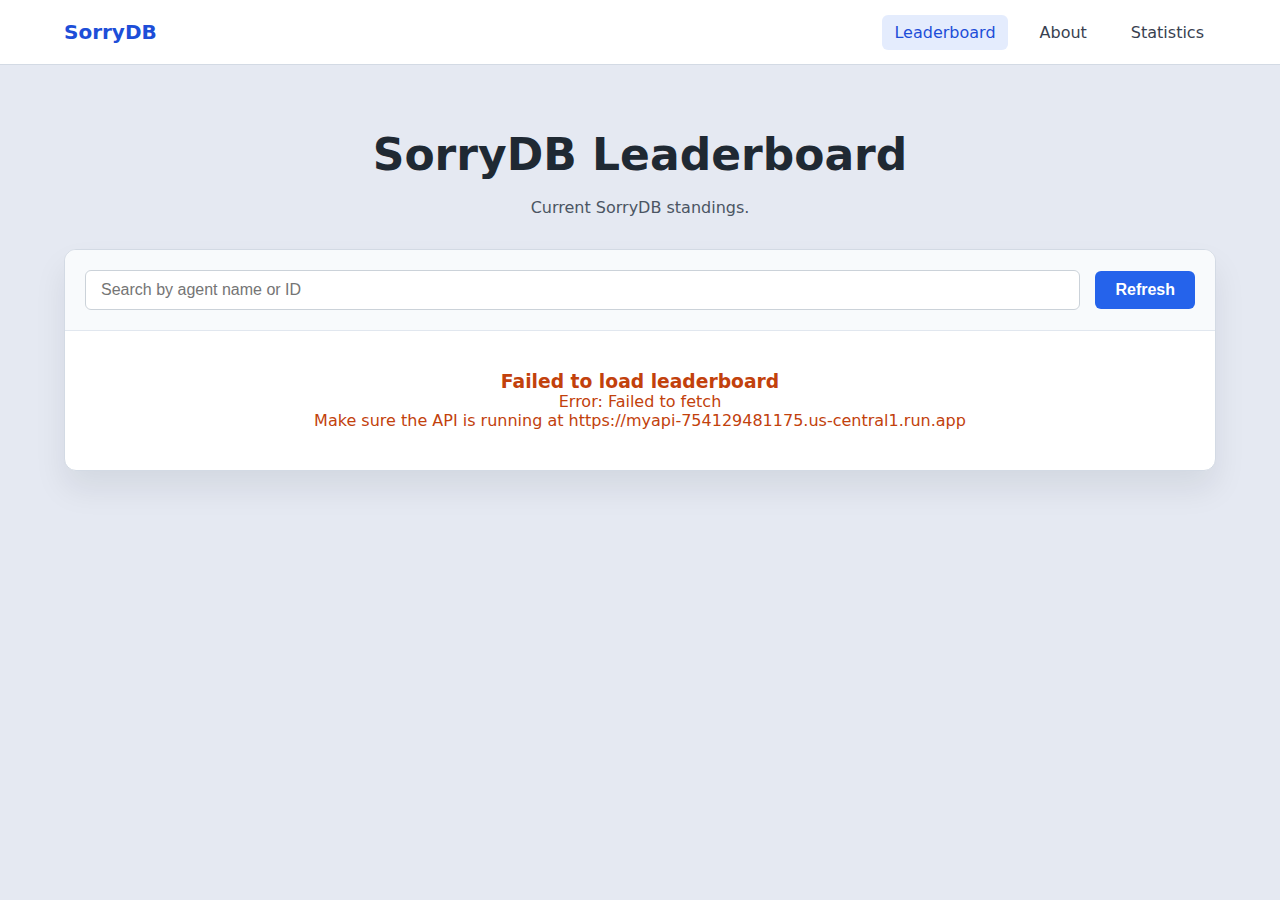
<file: index.html>
<!DOCTYPE html>
<html lang="en">
<head>
    <meta charset="UTF-8">
    <meta name="viewport" content="width=device-width, initial-scale=1.0">
    <title>SorryDB Leaderboard</title>
    <link rel="icon" href="data:image/svg+xml,<svg xmlns='http://www.w3.org/2000/svg' viewBox='0 0 32 32'><text y='28' font-size='28' font-family='sans-serif' font-weight='700'>⊢</text></svg>">
    <link rel="stylesheet" href="styles.css">
</head>
<body id="top">
    <header class="site-header">
        <div class="container nav-container">
            <a href="index.html" class="brand">SorryDB</a>
            <nav class="primary-nav">
                <a href="#leaderboard" aria-current="page">Leaderboard</a>
                <a href="about.html">About</a>
                <a href="statistics.html">Statistics</a>
            </nav>
        </div>
    </header>

    <main>
        
        <section class="section" id="leaderboard">
            <div class="container section-header">
                <h1 class="hero-title">SorryDB Leaderboard</h1>
                <p class="section-copy">Current SorryDB standings.</p>
            </div>
            <div class="container">
                <div class="leaderboard-card">
                    <div class="controls">
                        <div class="search-box">
                            <input type="text" id="searchInput" placeholder="Search by agent name or ID">
                        </div>
                        <button class="refresh-btn" id="refreshBtn">
                            Refresh
                        </button>
                    </div>

                    <div id="content">
                        <div class="loading">Loading leaderboard...</div>
                    </div>

                    <div class="stats" id="stats" style="display: none;">
                        <div class="stat-item">
                            <div class="stat-value" id="totalAgents">0</div>
                            <div class="stat-label">Total Agents</div>
                        </div>
                        <div class="stat-item">
                            <div class="stat-value" id="totalChallenges">0</div>
                            <div class="stat-label">Total Challenges Completed</div>
                        </div>
                    </div>
                </div>
            </div>
        </section>
    </main>

    <script type="module" src="scripts/main.js"></script>
</body>
</html>
</file>
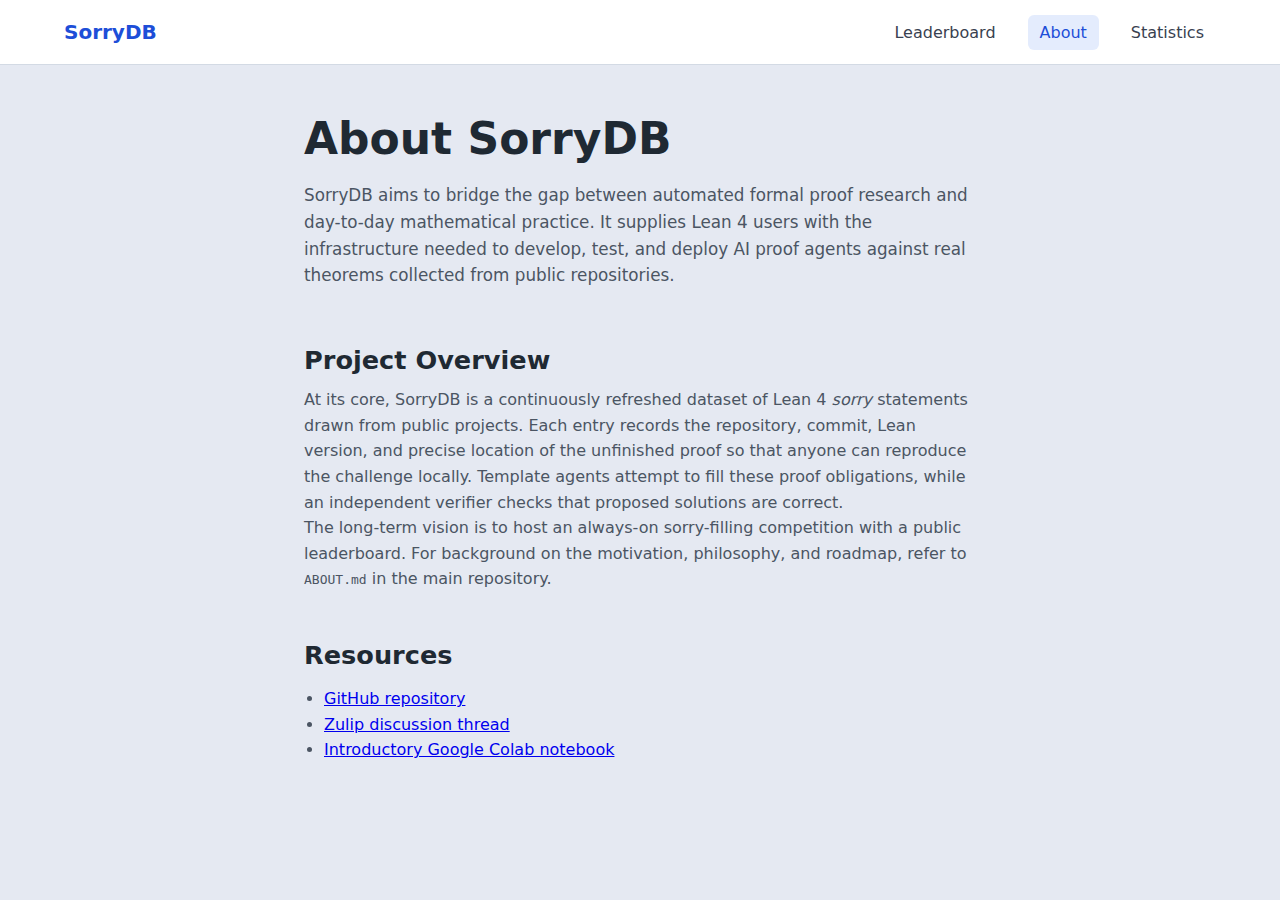
<file: about.html>
<!DOCTYPE html>
<html lang="en">
<head>
    <meta charset="UTF-8">
    <meta name="viewport" content="width=device-width, initial-scale=1.0">
    <title>About SorryDB</title>
    <link rel="icon" href="data:image/svg+xml,<svg xmlns='http://www.w3.org/2000/svg' viewBox='0 0 32 32'><text y='28' font-size='28' font-family='sans-serif' font-weight='700'>⊢</text></svg>">
    <link rel="stylesheet" href="styles.css">
</head>
<body id="top">
    <header class="site-header">
        <div class="container nav-container">
            <a href="index.html" class="brand">SorryDB</a>
            <nav class="primary-nav">
                <a href="index.html#leaderboard">Leaderboard</a>
                <a href="about.html" aria-current="page">About</a>
                <a href="statistics.html">Statistics</a>
            </nav>
        </div>
    </header>

    <main>
        <section class="hero hero-compact">
            <div class="container narrow">
                <h1 class="hero-title">About SorryDB</h1>
                <p class="hero-lead">
                    SorryDB aims to bridge the gap between automated formal proof research and day-to-day mathematical
                    practice. It supplies Lean 4 users with the infrastructure needed to develop, test, and deploy AI
                    proof agents against real theorems collected from public repositories.
                </p>
            </div>
        </section>
        <section class="page-section">
            <div class="container narrow">
                <h2>Project Overview</h2>
                <p>
                    At its core, SorryDB is a continuously refreshed dataset of Lean 4 <em>sorry</em> statements drawn from
                    public projects. Each entry records the repository, commit, Lean version, and precise location of the
                    unfinished proof so that anyone can reproduce the challenge locally. Template agents attempt to fill
                    these proof obligations, while an independent verifier checks that proposed solutions are correct.
                </p>
                <p>
                    The long-term vision is to host an always-on sorry-filling competition with a public leaderboard. For
                    background on the motivation, philosophy, and roadmap, refer to <code>ABOUT.md</code> in the main
                    repository.
                </p>
            </div>
        </section>

        <section class="page-section">
            <div class="container narrow">
                <h2>Resources</h2>
                <ul class="content-list">
                    <li><a href="https://github.com/SorryDB/SorryDB" target="_blank" rel="noreferrer">GitHub repository</a></li>
                    <li><a href="https://leanprover.zulipchat.com/#narrow/channel/219941-Machine-Learning-for-Theorem-Proving/topic/SorryDB.20project/with/539975666" target="_blank" rel="noreferrer">Zulip discussion thread</a></li>
                    <li><a href="https://colab.research.google.com/github/SorryDB/SorryDB/blob/master/doc/Introduction_to_the_SorryDB_Project.ipynb" target="_blank" rel="noreferrer">Introductory Google Colab notebook</a></li>
                </ul>
            </div>
        </section>
    </main>
</body>
</html>
</file>
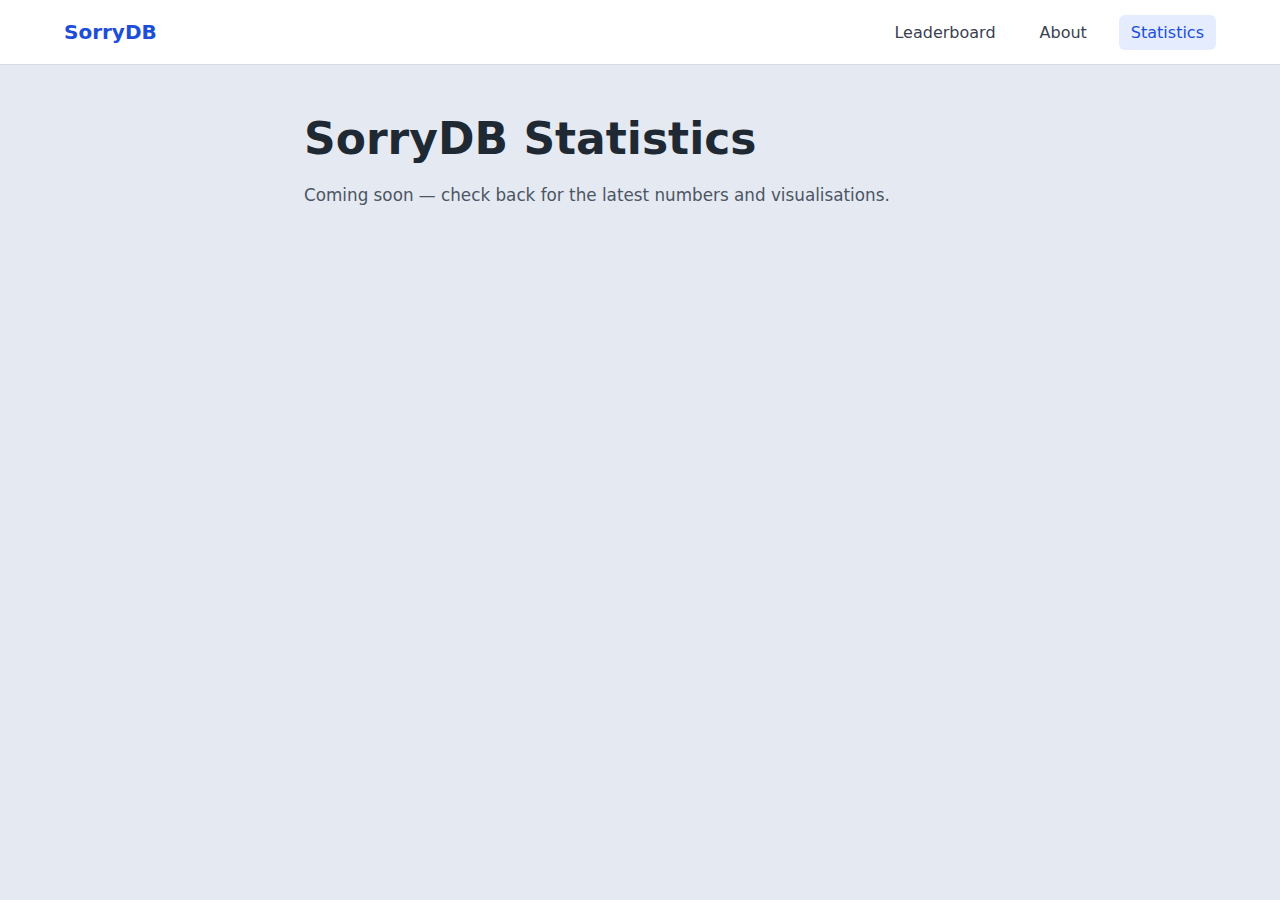
<file: statistics.html>
<!DOCTYPE html>
<html lang="en">
<head>
    <meta charset="UTF-8">
    <meta name="viewport" content="width=device-width, initial-scale=1.0">
    <title>SorryDB Statistics</title>
    <link rel="icon" href="data:image/svg+xml,<svg xmlns='http://www.w3.org/2000/svg' viewBox='0 0 32 32'><text y='28' font-size='28' font-family='sans-serif' font-weight='700'>⊢</text></svg>">
    <link rel="stylesheet" href="styles.css">
</head>
<body id="top">
    <header class="site-header">
        <div class="container nav-container">
            <a href="index.html" class="brand">SorryDB</a>
            <nav class="primary-nav">
                <a href="index.html#leaderboard">Leaderboard</a>
                <a href="about.html">About</a>
                <a href="statistics.html" aria-current="page">Statistics</a>
            </nav>
        </div>
    </header>

    <main>
        <section class="hero hero-compact">
            <div class="container narrow">
                <h1 class="hero-title">SorryDB Statistics</h1>
                <p class="hero-lead">
                    Coming soon — check back for the latest numbers and visualisations.
                </p>
            </div>
        </section>
    </main>
</body>
</html>
</file>
<file: styles.css>
* {
    margin: 0;
    padding: 0;
    box-sizing: border-box;
}

body {
    font-family: 'Inter', system-ui, -apple-system, BlinkMacSystemFont, 'Segoe UI', sans-serif;
    background: #e5e9f2;
    min-height: 100vh;
    color: #1f2933;
}

main {
    padding-bottom: 72px;
}

.container {
    max-width: 1200px;
    margin: 0 auto;
    padding: 0 24px;
}

.site-header {
    background: #ffffff;
    border-bottom: 1px solid #d3dae4;
    position: sticky;
    top: 0;
    z-index: 10;
    backdrop-filter: blur(8px);
}

.nav-container {
    height: 64px;
    display: flex;
    align-items: center;
    justify-content: space-between;
}

.brand {
    font-size: 1.25rem;
    font-weight: 600;
    color: #1d4ed8;
    text-decoration: none;
}

.primary-nav {
    display: flex;
    gap: 20px;
    flex-wrap: wrap;
}

.primary-nav a {
    text-decoration: none;
    font-weight: 500;
    color: #394150;
    padding: 8px 12px;
    border-radius: 6px;
    transition: background 0.2s ease, color 0.2s ease;
}

.primary-nav a:hover,
.primary-nav a:focus {
    background: rgba(37, 99, 235, 0.1);
    color: #1d4ed8;
}

.primary-nav a[aria-current="page"] {
    background: rgba(37, 99, 235, 0.12);
    color: #1d4ed8;
}

.hero {
    padding: 72px 0 48px;
}

.hero.hero-compact {
    padding: 48px 0 32px;
}

.hero-title {
    font-size: 2.75rem;
    line-height: 1.2;
    margin-bottom: 16px;
}

.hero-lead {
    font-size: 1.05rem;
    color: #4b5563;
    line-height: 1.6;
}

.leaderboard-card {
    background: #ffffff;
    border: 1px solid #d3dae4;
    border-radius: 12px;
    box-shadow: 0 18px 32px rgba(15, 23, 42, 0.08);
    overflow: hidden;
}

.controls {
    padding: 20px;
    background: #f8fafc;
    border-bottom: 1px solid #e1e7ef;
    display: flex;
    justify-content: space-between;
    align-items: center;
    flex-wrap: wrap;
    gap: 15px;
}

.search-box {
    flex: 1;
    min-width: 200px;
}

.search-box input {
    width: 100%;
    padding: 10px 15px;
    border: 1px solid #cbd2d9;
    border-radius: 6px;
    font-size: 1em;
    transition: border 0.2s ease;
}

.search-box input:focus {
    outline: none;
    border-color: #3b82f6;
    box-shadow: 0 0 0 3px rgba(59, 130, 246, 0.15);
}

.refresh-btn {
    padding: 10px 20px;
    background: #2563eb;
    color: white;
    border: none;
    border-radius: 6px;
    cursor: pointer;
    font-size: 1em;
    font-weight: 600;
    transition: background 0.2s ease;
}

.refresh-btn:hover {
    background: #1d4ed8;
}

.refresh-btn:disabled {
    background: #94a3b8;
    cursor: not-allowed;
}

.loading {
    text-align: center;
    padding: 40px;
    color: #2563eb;
    font-size: 1.2em;
}

.error {
    text-align: center;
    padding: 40px;
    color: #c2410c;
}

table {
    width: 100%;
    border-collapse: collapse;
}

thead {
    background: #f1f5f9;
    color: #1f2937;
}

th {
    padding: 15px;
    text-align: left;
    font-weight: 600;
    font-size: 0.9em;
    color: #52606d;
}

th.rank {
    width: 80px;
    text-align: center;
}

th.challenges {
    width: 200px;
    text-align: center;
}

tbody tr {
    border-bottom: 1px solid #e5e7eb;
    transition: background 0.2s ease;
}

tbody tr:hover {
    background: #f8fafc;
}

td {
    padding: 15px;
}

td.rank {
    text-align: center;
    font-weight: 600;
    font-size: 1.1em;
}

td.challenges {
    text-align: center;
    font-weight: 600;
    color: #2563eb;
    font-size: 1.1em;
}

.rank-badge {
    display: inline-block;
    min-width: 36px;
    padding: 4px 10px;
    border-radius: 18px;
    font-size: 0.85em;
    font-weight: 600;
}

.rank-1 {
    background: #facc15;
    color: #1f2937;
}

.rank-2 {
    background: #e5e7eb;
    color: #1f2937;
}

.rank-3 {
    background: #f97316;
    color: #ffffff;
}

.agent-name {
    font-weight: 500;
    color: #1f2937;
}

.agent-id {
    color: #6c757d;
    font-size: 0.85em;
    font-family: monospace;
}

.stats {
    display: flex;
    justify-content: space-around;
    padding: 20px;
    background: #f8fafc;
    border-top: 1px solid #e1e7ef;
}

.stat-item {
    text-align: center;
}

.stat-value {
    font-size: 1.6em;
    font-weight: 600;
    color: #1f2937;
}

.stat-label {
    color: #7b8794;
    font-size: 0.9em;
    margin-top: 5px;
}

.no-results {
    text-align: center;
    padding: 40px;
    color: #7b8794;
}

.section {
    padding: 64px 0;
}

.section-header {
    text-align: center;
    margin-bottom: 32px;
}

.section-copy {
    color: #4b5563;
    max-width: 560px;
    margin: 0 auto;
}

.page-section {
    padding: 24px 0;
}

.page-section h2 {
    font-size: 1.6rem;
    margin-bottom: 12px;
}

.page-section p {
    color: #4b5563;
    line-height: 1.6;
}

.container.narrow {
    max-width: 720px;
}

.content-list {
    list-style: disc;
    margin: 16px 0 0 20px;
    color: #4b5563;
    line-height: 1.6;
}

@media (max-width: 768px) {
    .nav-container {
        flex-direction: column;
        height: auto;
        gap: 12px;
        padding: 16px 0;
    }

    .primary-nav {
        width: 100%;
        justify-content: center;
    }

    .hero {
        padding: 64px 0 48px;
    }

    .hero-title {
        font-size: 2.2rem;
    }

    .controls {
        flex-direction: column;
    }

    th, td {
        padding: 10px;
        font-size: 0.85em;
    }

    .agent-id {
        display: none;
    }
}
</file>
